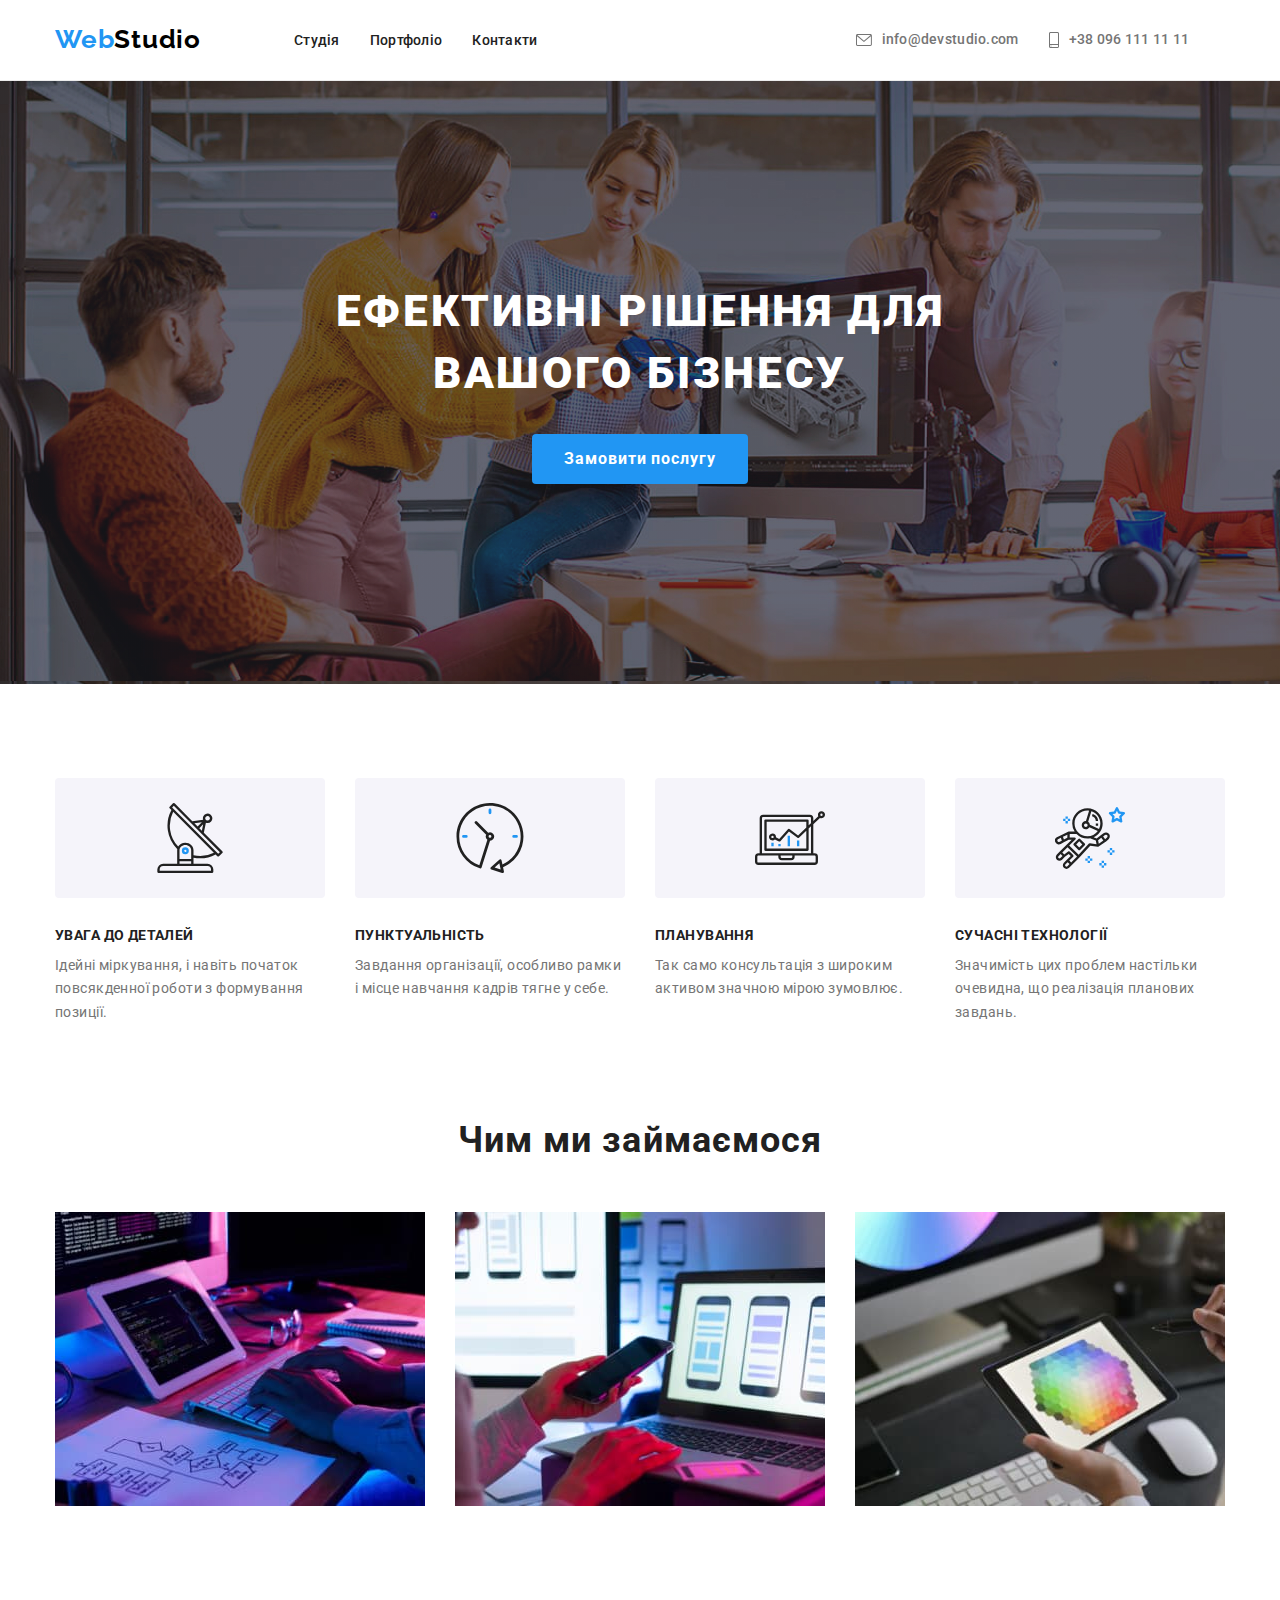
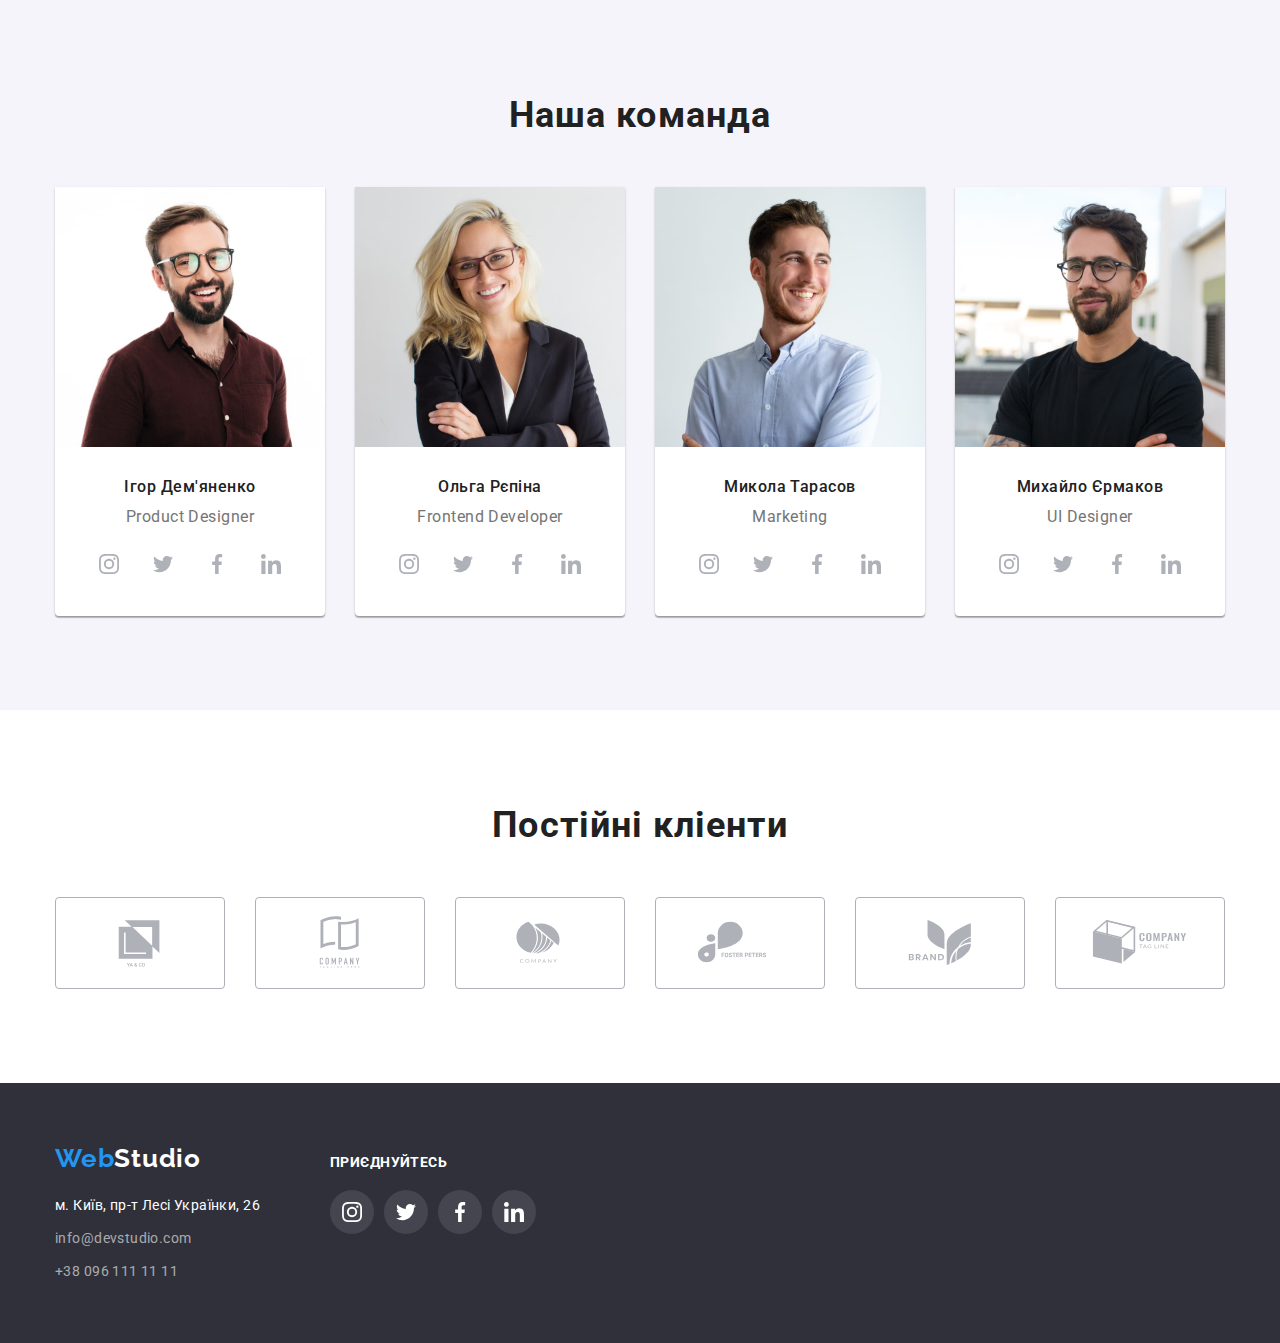
<file: index.html>
<!DOCTYPE html>
<html lang="uk">
  <head>
    <meta charset="UTF-8" />
    <meta http-equiv="X-UA-Compatible" content="IE=edge" />
    <meta name="viewport" content="width=device-width, initial-scale=1.0" />
    <title>Студія</title>
    <link rel="preconnect" href="https://fonts.googleapis.com" />
    <link rel="preconnect" href="https://fonts.gstatic.com" crossorigin />
    <link
      href="https://fonts.googleapis.com/css2?family=Raleway:wght@700&family=Roboto:wght@400;500;700;900&display=swap"
      rel="stylesheet"
    />
    <link
      rel="stylesheet"
      href="https://cdnjs.cloudflare.com/ajax/libs/modern-normalize/1.1.0/modern-normalize.min.css"
    />
    <link rel="stylesheet" href="./css/styles.css" />
  </head>
  <body>
    <header class="header-main">
      <div class="container header-one">
        <a href="" class="logo-one">
          <span class="first-part">Web</span
          ><span class="last-part">Studio</span>
        </a>
        <nav class="header-nav">
          <ul class="nav-header">
            <li class="item-nav">
              <a
                class="nav-studio link"
                href="https://scoandrey.github.io/goit-markup-hw-04/"
                >Студія</a
              >
            </li>
            <li class="item-nav">
              <a
                class="nav-item link"
                href="https://scoandrey.github.io/goit-markup-hw-04/portfolio.html"
                >Портфоліо</a
              >
            </li>
            <li class="item-nav">
              <a class="nav-item link" href="">Контакти</a>
            </li>
          </ul>
        </nav>
        <ul class="nav-header mail-tel">
          <li class="item-nav">
            <a
              class="mail-header link mailtel"
              href="mailto:info@devstudio.com"
            >
              <svg class="header-address" width="16" height="12">
                <use href="./images/icons.svg#icon-envelope"></use>
              </svg>
              info@devstudio.com
            </a>
          </li>
          <li class="item-nav">
            <a class="tel-header link mailtel" href="tel:+380961111111"
              ><svg class="header-address" width="10" height="16">
                <use href="./images/icons.svg#icon-smartphone"></use>
              </svg>
              +38 096 111 11 11</a
            >
          </li>
        </ul>
      </div>
    </header>
    <main>
      <section class="section-main">
        <div class="container">
          <h1 class="about-name">Ефективні рішення для вашого бізнесу</h1>
          <button class="pointer btn" type="button">Замовити послугу</button>
        </div>
      </section>
      <section class="section-middle">
        <div class="container">
          <ul class="skills">
            <li class="skill-box-one">
              <div class="icons-middle">
                <svg class="icon-antenna" width="70" height="70">
                  <use href="./images/icons.svg#icon-antenna"></use>
                </svg>
              </div>
              <h3 class="skill-name">увага до деталей</h3>
              <p class="team-skills">
                Ідейні міркування, і навіть початок повсякденної роботи з
                формування позиції.
              </p>
            </li>
            <li class="skill-box-two">
              <div class="icons-middle">
                <svg class="icon-clock" width="70" height="70">
                  <use href="./images/icons.svg#icon-clock"></use>
                </svg>
              </div>
              <h3 class="skill-name">пунктуальність</h3>
              <p class="team-skills">
                Завдання організації, особливо рамки і місце навчання кадрів
                тягне у себе.
              </p>
            </li>
            <li class="skill-box-three">
              <div class="icons-middle">
                <svg class="icon-diagram" width="70" height="70">
                  <use href="./images/icons.svg#icon-diagram"></use>
                </svg>
              </div>
              <h3 class="skill-name">планування</h3>
              <p class="team-skills">
                Так само консультація з широким активом значною мірою зумовлює.
              </p>
            </li>
            <li class="skill-box-four">
              <div class="icons-middle">
                <svg class="icon-astronaut" width="70" height="70">
                  <use href="./images/icons.svg#icon-astronaut"></use>
                </svg>
              </div>
              <h3 class="skill-name">сучасні технології</h3>
              <p class="team-skills">
                Значимість цих проблем настільки очевидна, що реалізація
                планових завдань.
              </p>
            </li>
          </ul>
        </div>
      </section>
      <section class="pictures">
        <div class="container">
          <h2 class="picture-name-one">Чим ми займаємося</h2>
          <ul class="picture-name-list">
            <li class="img-device one">
              <img
                src="./images/img.jpg"
                alt="Лэптоп"
                width="370"
                height="294"
              />
            </li>
            <li class="img-device two">
              <img
                src="./images/img1.jpg"
                alt="Смартфон"
                width="370"
                height="294"
              />
            </li>
            <li class="img-device three">
              <img
                src="./images/img2.jpg"
                alt="Планшет"
                width="370"
                height="294"
              />
            </li>
          </ul>
        </div>
      </section>
      <section class="section-team">
        <div class="container">
          <h2 class="picture-name-two">Наша команда</h2>
          <ul class="team-photo">
            <li class="team-picture">
              <img
                src="./images/img3.jpg"
                alt="Ігор Дем'яненко"
                width="270"
                height="260"
              />
              <div class="name">
                <h3 class="team-name one">Ігор Дем'яненко</h3>
                <p class="prof">Product Designer</p>
              </div>
              <ul class="icons-social">
                <li class="icon-social">
                  <a
                    class="social-link"
                    href="https://instagram.com"
                    target="_blank"
                    rel="nofollow noopener noreferrer"
                    aria-label="instagram icon"
                    ><svg class="icon-instagram" width="20" height="20">
                      <use href="./images/icons.svg#icon-instagram"></use>
                    </svg>
                  </a>
                </li>
                <li class="icon-social">
                  <a
                    class="social-link"
                    href="https://instagram.com"
                    target="_blank"
                    rel="nofollow noopener noreferrer"
                    aria-label="instagram icon"
                    ><svg class="icon-twitter" width="20" height="20">
                      <use href="./images/icons.svg#icon-twitter"></use>
                    </svg>
                  </a>
                </li>
                <li class="icon-social">
                  <a
                    class="social-link"
                    href="https://instagram.com"
                    target="_blank"
                    rel="nofollow noopener noreferrer"
                    aria-label="instagram icon"
                    ><svg class="icon-facebook" width="20" height="20">
                      <use href="./images/icons.svg#icon-facebook"></use>
                    </svg>
                  </a>
                </li>
                <li class="icon-social">
                  <a
                    class="social-link"
                    href="https://instagram.com"
                    target="_blank"
                    rel="nofollow noopener noreferrer"
                    aria-label="instagram icon"
                    ><svg class="icon-linkedin" width="20" height="20">
                      <use href="./images/icons.svg#icon-linkedin"></use>
                    </svg>
                  </a>
                </li>
              </ul>
            </li>
            <li class="team-picture">
              <img
                src="./images/img4.jpg"
                alt="Ольга Рєпіна"
                width="270"
                height="260"
              />
              <div class="name">
                <h3 class="team-name two">Ольга Рєпіна</h3>
                <p class="prof">Frontend Developer</p>
              </div>
              <ul class="icons-social">
                <li class="icon-social">
                  <a
                    class="social-link"
                    href="https://instagram.com"
                    target="_blank"
                    rel="nofollow noopener noreferrer"
                    aria-label="instagram icon"
                    ><svg class="icon-instagram" width="20" height="20">
                      <use href="./images/icons.svg#icon-instagram"></use>
                    </svg>
                  </a>
                </li>
                <li class="icon-social">
                  <a
                    class="social-link"
                    href="https://instagram.com"
                    target="_blank"
                    rel="nofollow noopener noreferrer"
                    aria-label="instagram icon"
                    ><svg class="icon-twitter" width="20" height="20">
                      <use href="./images/icons.svg#icon-twitter"></use>
                    </svg>
                  </a>
                </li>
                <li class="icon-social">
                  <a
                    class="social-link"
                    href="https://instagram.com"
                    target="_blank"
                    rel="nofollow noopener noreferrer"
                    aria-label="instagram icon"
                    ><svg class="icon-facebook" width="20" height="20">
                      <use href="./images/icons.svg#icon-facebook"></use>
                    </svg>
                  </a>
                </li>
                <li class="icon-social">
                  <a
                    class="social-link"
                    href="https://instagram.com"
                    target="_blank"
                    rel="nofollow noopener noreferrer"
                    aria-label="instagram icon"
                    ><svg class="icon-linkedin" width="20" height="20">
                      <use href="./images/icons.svg#icon-linkedin"></use>
                    </svg>
                  </a>
                </li>
              </ul>
            </li>
            <li class="team-picture">
              <img
                src="./images/img5.jpg"
                alt="Микола Тарасов"
                width="270"
                height="260"
              />
              <div class="name">
                <h3 class="team-name three">Микола Тарасов</h3>
                <p class="prof">Marketing</p>
              </div>
              <ul class="icons-social">
                <li class="icon-social">
                  <a
                    class="social-link"
                    href="https://instagram.com"
                    target="_blank"
                    rel="nofollow noopener noreferrer"
                    aria-label="instagram icon"
                    ><svg class="icon-instagram" width="20" height="20">
                      <use href="./images/icons.svg#icon-instagram"></use>
                    </svg>
                  </a>
                </li>
                <li class="icon-social">
                  <a
                    class="social-link"
                    href="https://instagram.com"
                    target="_blank"
                    rel="nofollow noopener noreferrer"
                    aria-label="instagram icon"
                    ><svg class="icon-twitter" width="20" height="20">
                      <use href="./images/icons.svg#icon-twitter"></use>
                    </svg>
                  </a>
                </li>
                <li class="icon-social">
                  <a
                    class="social-link"
                    href="https://instagram.com"
                    target="_blank"
                    rel="nofollow noopener noreferrer"
                    aria-label="instagram icon"
                    ><svg class="icon-facebook" width="20" height="20">
                      <use href="./images/icons.svg#icon-facebook"></use>
                    </svg>
                  </a>
                </li>
                <li class="icon-social">
                  <a
                    class="social-link"
                    href="https://instagram.com"
                    target="_blank"
                    rel="nofollow noopener noreferrer"
                    aria-label="instagram icon"
                    ><svg class="icon-linkedin" width="20" height="20">
                      <use href="./images/icons.svg#icon-linkedin"></use>
                    </svg>
                  </a>
                </li>
              </ul>
            </li>
            <li class="team-picture">
              <img
                src="./images/img6.jpg"
                alt="Михайло Єрмаков"
                width="270"
                height="260"
              />
              <div class="name">
                <h3 class="team-name four">Михайло Єрмаков</h3>
                <p class="prof">UI Designer</p>
              </div>
              <ul class="icons-social">
                <li class="icon-social">
                  <a
                    class="social-link"
                    href="https://instagram.com"
                    target="_blank"
                    rel="nofollow noopener noreferrer"
                    aria-label="instagram icon"
                    ><svg class="icon-instagram" width="20" height="20">
                      <use href="./images/icons.svg#icon-instagram"></use>
                    </svg>
                  </a>
                </li>
                <li class="icon-social">
                  <a
                    class="social-link"
                    href="https://instagram.com"
                    target="_blank"
                    rel="nofollow noopener noreferrer"
                    aria-label="instagram icon"
                    ><svg class="icon-twitter" width="20" height="20">
                      <use href="./images/icons.svg#icon-twitter"></use>
                    </svg>
                  </a>
                </li>
                <li class="icon-social">
                  <a
                    class="social-link"
                    href="https://instagram.com"
                    target="_blank"
                    rel="nofollow noopener noreferrer"
                    aria-label="instagram icon"
                    ><svg class="icon-facebook" width="20" height="20">
                      <use href="./images/icons.svg#icon-facebook"></use>
                    </svg>
                  </a>
                </li>
                <li class="icon-social">
                  <a
                    class="social-link"
                    href="https://instagram.com"
                    target="_blank"
                    rel="nofollow noopener noreferrer"
                    aria-label="instagram icon"
                    ><svg class="icon-linkedin" width="20" height="20">
                      <use href="./images/icons.svg#icon-linkedin"></use>
                    </svg>
                  </a>
                </li>
              </ul>
            </li>
          </ul>
        </div>
      </section>
      <section class="section-constant-client">
        <div class="container">
          <h2 class="picture-name-two">Постійні кліенти</h2>
          <ul class="companys-item">
            <li class="companys">
              <a
                class="companys-link"
                href=""
                target="_blank"
                rel="nofollow noopener noreferrer"
                aria-label="company"
                ><svg class="company" width="106" height="60">
                  <use href="./images/icons.svg#icon-Logo1"></use>
                </svg>
              </a>
            </li>
            <li class="companys">
              <a
                class="companys-link"
                href=""
                target="_blank"
                rel="nofollow noopener noreferrer"
                aria-label="company"
                ><svg class="company" width="106" height="60">
                  <use href="./images/icons.svg#icon-Logo2"></use>
                </svg>
              </a>
            </li>
            <li class="companys">
              <a
                class="companys-link"
                href=""
                target="_blank"
                rel="nofollow noopener noreferrer"
                aria-label="company"
                ><svg class="company" width="106" height="60">
                  <use href="./images/icons.svg#icon-Logo3"></use>
                </svg>
              </a>
            </li>
            <li class="companys">
              <a
                class="companys-link"
                href=""
                target="_blank"
                rel="nofollow noopener noreferrer"
                aria-label="company"
                ><svg class="company" width="106" height="60">
                  <use href="./images/icons.svg#icon-Logo4"></use>
                </svg>
              </a>
            </li>
            <li class="companys">
              <a
                class="companys-link"
                href=""
                target="_blank"
                rel="nofollow noopener noreferrer"
                aria-label="company"
                ><svg class="company" width="106" height="60">
                  <use href="./images/icons.svg#icon-Logo5"></use>
                </svg>
              </a>
            </li>
            <li class="companys">
              <a
                class="companys-link"
                href=""
                target="_blank"
                rel="nofollow noopener noreferrer"
                aria-label="company"
                ><svg class="company" width="106" height="60">
                  <use href="./images/icons.svg#icon-Logo6"></use>
                </svg>
              </a>
            </li>
          </ul>
        </div>
      </section>
    </main>
    <footer class="footer">
      <div class="container footer-item">
        <div class="footer-address-link">
          <a href="" class="logo-two foot">
            <span class="first-part-footer">Web</span
            ><span class="last-part-footer">Studio</span>
          </a>
          <address>
            <ul class="address-footer">
              <li class="footer-address">
                <a
                  class="address link"
                  href="https://maps.google.com"
                  target="_blank"
                  rel="noopener noreferrer nofollow"
                  >м. Київ, пр-т Лесі Українки, 26</a
                >
              </li>
              <li class="footer-address">
                <a class="contact-footer link" href="mailto:info@devstudio.com"
                  >info@devstudio.com</a
                >
              </li>
              <li class="footer-address">
                <a class="contact-footer link" href="tel:+380961111111"
                  >+38 096 111 11 11</a
                >
              </li>
            </ul>
          </address>
        </div>
        <div class="connection">
          <p class="connect">ПРИЄДНУЙТЕСЬ</p>
          <ul class="icons-social footer-link">
            <li class="icon-social-footer">
              <a
                class="social-link-footer"
                href="https://instagram.com"
                target="_blank"
                rel="nofollow noopener noreferrer"
                aria-label="instagram icon"
                ><svg class="icon-instagram" width="20" height="20">
                  <use href="./images/icons.svg#icon-instagram"></use>
                </svg>
              </a>
            </li>
            <li class="icon-social-footer">
              <a
                class="social-link-footer"
                href="https://instagram.com"
                target="_blank"
                rel="nofollow noopener noreferrer"
                aria-label="instagram icon"
                ><svg class="icon-twitter" width="20" height="20">
                  <use href="./images/icons.svg#icon-twitter"></use>
                </svg>
              </a>
            </li>
            <li class="icon-social-footer">
              <a
                class="social-link-footer"
                href="https://instagram.com"
                target="_blank"
                rel="nofollow noopener noreferrer"
                aria-label="instagram icon"
                ><svg class="icon-facebook" width="20" height="20">
                  <use href="./images/icons.svg#icon-facebook"></use>
                </svg>
              </a>
            </li>
            <li class="icon-social-footer">
              <a
                class="social-link-footer"
                href="https://instagram.com"
                target="_blank"
                rel="nofollow noopener noreferrer"
                aria-label="instagram icon"
                ><svg class="icon-linkedin" width="20" height="20">
                  <use href="./images/icons.svg#icon-linkedin"></use>
                </svg>
              </a>
            </li>
          </ul>
        </div>
      </div>
    </footer>
  </body>
</html>
</file>
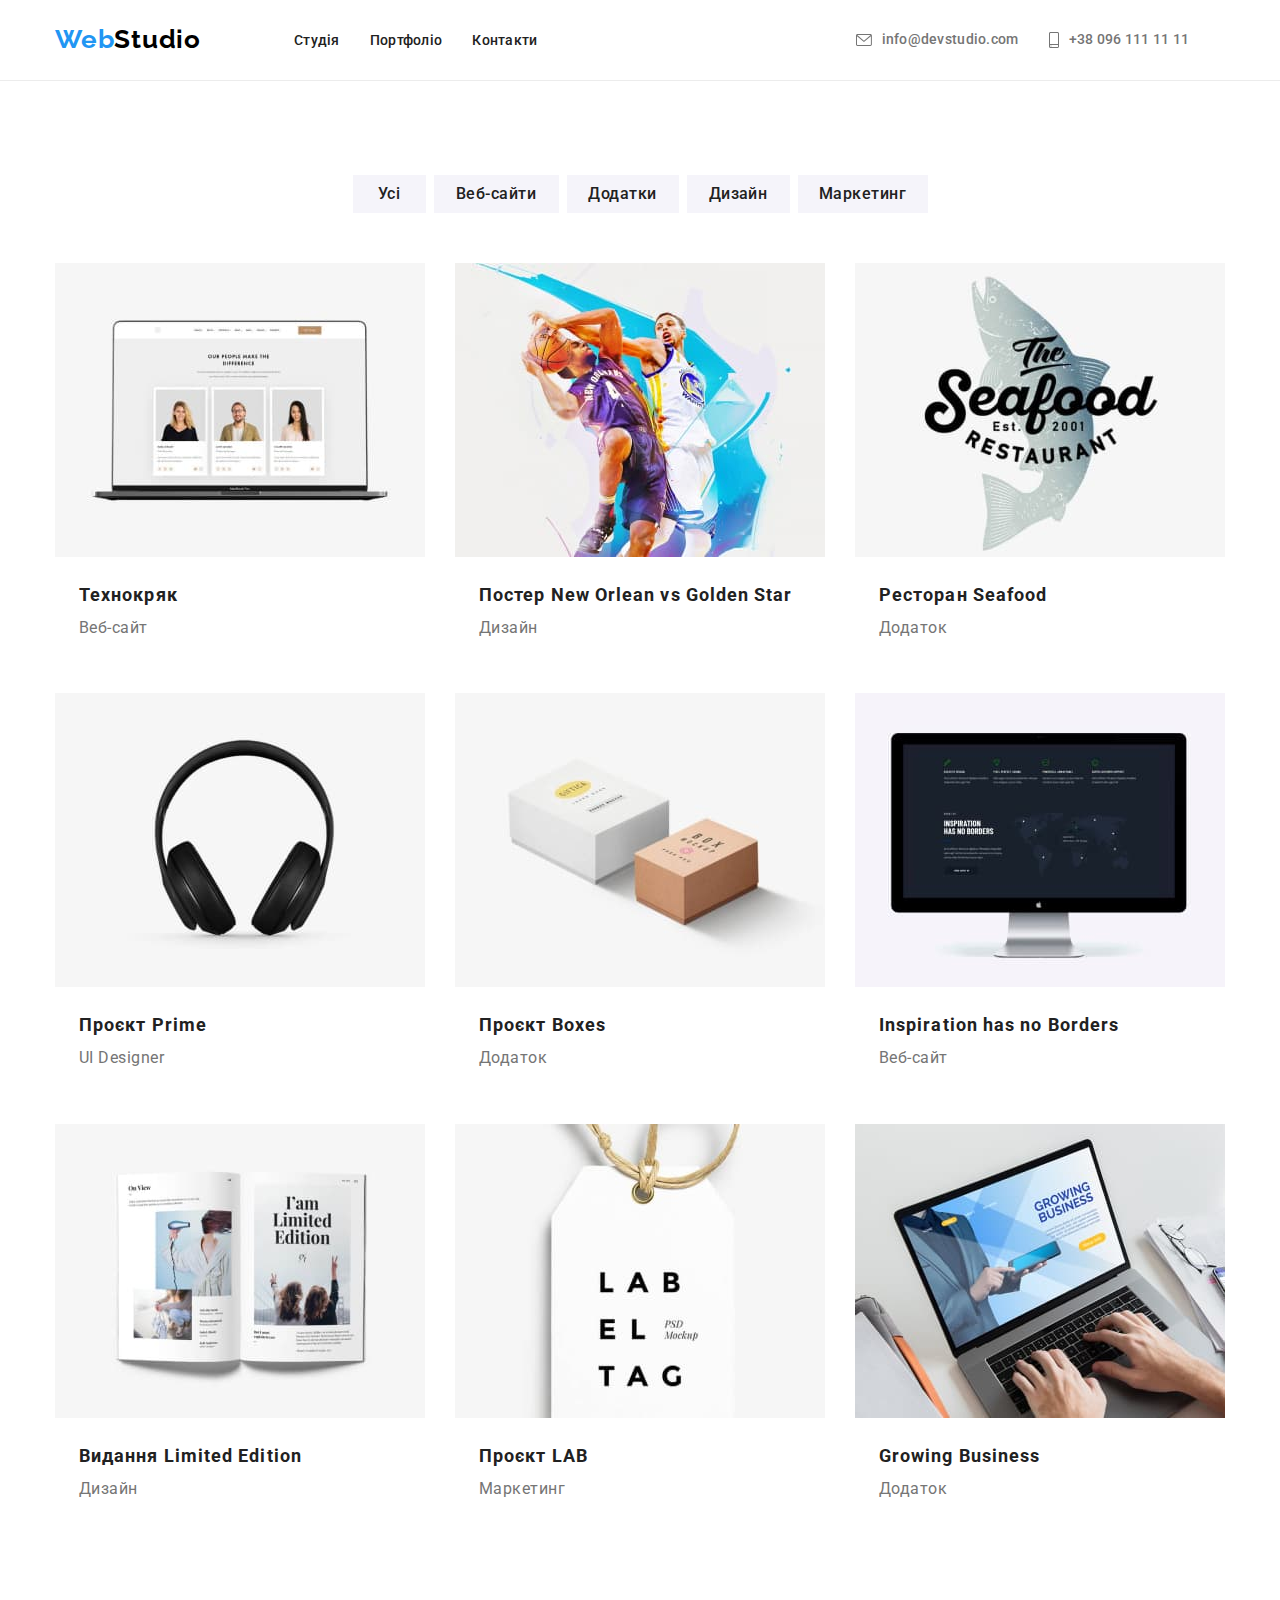
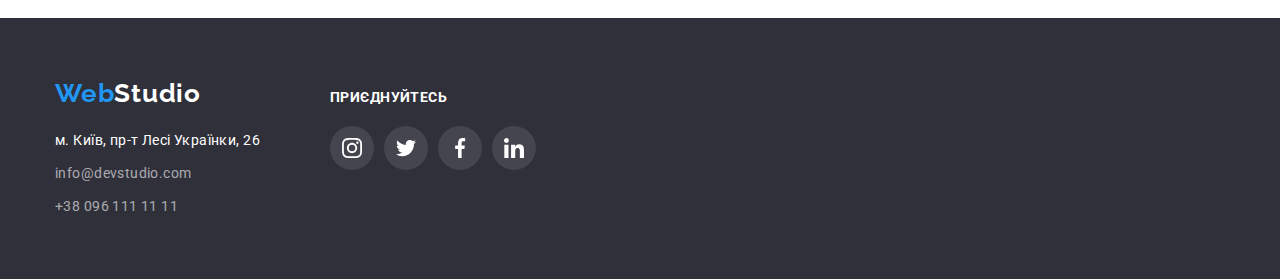
<file: portfolio.html>
<!DOCTYPE html>
<html lang="uk">
  <head>
    <meta charset="UTF-8" />
    <meta http-equiv="X-UA-Compatible" content="IE=edge" />
    <meta name="viewport" content="width=device-width, initial-scale=1.0" />
    <title>Портфоліо</title>
    <link rel="preconnect" href="https://fonts.googleapis.com" />
    <link rel="preconnect" href="https://fonts.gstatic.com" crossorigin />
    <link
      href="https://fonts.googleapis.com/css2?family=Raleway:wght@700&family=Roboto:wght@400;500;700;900&display=swap"
      rel="stylesheet"
    />
    <link
      rel="stylesheet"
      href="https://cdnjs.cloudflare.com/ajax/libs/modern-normalize/1.1.0/modern-normalize.min.css"
    />
    <link rel="stylesheet" href="./css/styles.css" />
  </head>
  <body>
    <header class="header-main">
      <div class="container header-one">
        <a href="" class="logo-one">
          <span class="first-part">Web</span
          ><span class="last-part">Studio</span>
        </a>
        <nav class="header-nav">
          <ul class="nav-header">
            <li class="item-nav">
              <a
                class="nav-studio link"
                href="https://scoandrey.github.io/goit-markup-hw-04/"
                >Студія</a
              >
            </li>
            <li class="item-nav">
              <a
                class="nav-item link"
                href="https://scoandrey.github.io/goit-markup-hw-04/portfolio.html"
                >Портфоліо</a
              >
            </li>
            <li class="item-nav">
              <a class="nav-item link" href="">Контакти</a>
            </li>
          </ul>
        </nav>
        <ul class="nav-header mail-tel">
          <li class="item-nav">
            <a
              class="mail-header link mailtel"
              href="mailto:info@devstudio.com"
            >
              <svg class="header-address" width="16" height="12">
                <use href="./images/icons.svg#icon-envelope"></use>
              </svg>
              info@devstudio.com
            </a>
          </li>
          <li class="item-nav">
            <a class="tel-header link mailtel" href="tel:+380961111111"
              ><svg class="header-address" width="10" height="16">
                <use href="./images/icons.svg#icon-smartphone"></use>
              </svg>
              +38 096 111 11 11</a
            >
          </li>
        </ul>
      </div>
    </header>
    <main class="hero">
      <section class="cap">
        <div class="container">
          <ul class="cap-btns">
            <li class="ad">
              <button class="pointer btn-portf one" type="button">Усі</button>
            </li>
            <li class="ad">
              <button class="pointer btn-portf two" type="button">
                Веб-сайти
              </button>
            </li>
            <li class="ad">
              <button class="pointer btn-portf three" type="button">
                Додатки
              </button>
            </li>
            <li class="ad four">
              <button class="pointer btn-portf four" type="button">
                Дизайн
              </button>
            </li>
            <li class="ad five">
              <button class="pointer btn-portf five" type="button">
                Маркетинг
              </button>
            </li>
          </ul>
          <ul class="services">
            <li class="content">
              <a class="portfolio-link" href="">
                <img
                  src="./images/kryak.jpg"
                  alt="Технокряк"
                  width="370"
                  height="294"
                />
                <div class="offer">
                  <h3 class="list-name">Технокряк</h3>
                  <p class="content-name">Веб-сайт</p>
                </div>
              </a>
            </li>
            <li class="content">
              <a class="portfolio-link" class="portfolio-link" href="">
                <img
                  src="./images/poster.jpg"
                  alt="Постер New Orlean vs Golden Star"
                  width="370"
                  height="294"
                />
                <div class="offer">
                  <h3 class="list-name">Постер New Orlean vs Golden Star</h3>
                  <p class="content-name">Дизайн</p>
                </div>
              </a>
            </li>
            <li class="content">
              <a class="portfolio-link" href="">
                <img
                  src="./images/seafood.jpg"
                  alt="Ресторан Seafood"
                  width="370"
                  height="294"
                />
                <div class="offer">
                  <h3 class="list-name">Ресторан Seafood</h3>
                  <p class="content-name">Додаток</p>
                </div>
              </a>
            </li>
            <li class="content">
              <a class="portfolio-link" href="">
                <img
                  src="./images/prime.jpg"
                  alt="Проєкт Prime"
                  width="370"
                  height="294"
                />
                <div class="offer">
                  <h3 class="list-name">Проєкт Prime</h3>
                  <p class="content-name">UI Designer</p>
                </div>
              </a>
            </li>
            <li class="content">
              <a class="portfolio-link" href="">
                <img
                  src="./images/boxes.jpg"
                  alt="Проєкт Boxes"
                  width="370"
                  height="294"
                />
                <div class="offer">
                  <h3 class="list-name">Проєкт Boxes</h3>
                  <p class="content-name">Додаток</p>
                </div>
              </a>
            </li>
            <li class="content">
              <a class="portfolio-link" href="">
                <img
                  src="./images/insp.jpg"
                  alt="Inspiration has no Borders"
                  width="370"
                  height="294"
                />
                <div class="offer">
                  <h3 class="list-name">Inspiration has no Borders</h3>
                  <p class="content-name">Веб-сайт</p>
                </div>
              </a>
            </li>
            <li class="content">
              <a class="portfolio-link" href="">
                <img
                  src="./images/limited.jpg"
                  alt="Видання Limited Edition"
                  width="370"
                  height="294"
                />
                <div class="offer">
                  <h3 class="list-name">Видання Limited Edition</h3>
                  <p class="content-name">Дизайн</p>
                </div>
              </a>
            </li>
            <li class="content">
              <a class="portfolio-link" href="">
                <img
                  src="./images/lab.jpg"
                  alt="Проєкт LAB"
                  width="370"
                  height="294"
                />
                <div class="offer">
                  <h3 class="list-name">Проєкт LAB</h3>
                  <p class="content-name">Маркетинг</p>
                </div>
              </a>
            </li>
            <li class="content">
              <a class="portfolio-link" href="">
                <img
                  src="./images/groving.jpg"
                  alt="Growing Business"
                  width="370"
                  height="294"
                />
                <div class="offer">
                  <h3 class="list-name">Growing Business</h3>
                  <p class="content-name">Додаток</p>
                </div>
              </a>
            </li>
          </ul>
        </div>
      </section>
    </main>
    <footer class="footer">
      <div class="container footer-item">
        <div class="footer-address-link">
          <a href="" class="logo-two foot">
            <span class="first-part-footer">Web</span
            ><span class="last-part-footer">Studio</span>
          </a>
          <address>
            <ul class="address-footer">
              <li class="footer-address">
                <a
                  class="address link"
                  href="https://maps.google.com"
                  target="_blank"
                  rel="noopener noreferrer nofollow"
                  >м. Київ, пр-т Лесі Українки, 26</a
                >
              </li>
              <li class="footer-address">
                <a class="contact-footer link" href="mailto:info@devstudio.com"
                  >info@devstudio.com</a
                >
              </li>
              <li class="footer-address">
                <a class="contact-footer link" href="tel:+380961111111"
                  >+38 096 111 11 11</a
                >
              </li>
            </ul>
          </address>
        </div>
        <div class="connection">
          <p class="connect">ПРИЄДНУЙТЕСЬ</p>
          <ul class="icons-social footer-link">
            <li class="icon-social-footer">
              <a
                class="social-link-footer"
                href="https://instagram.com"
                target="_blank"
                rel="nofollow noopener noreferrer"
                aria-label="instagram icon"
                ><svg class="icon-instagram" width="20" height="20">
                  <use href="./images/icons.svg#icon-instagram"></use>
                </svg>
              </a>
            </li>
            <li class="icon-social-footer">
              <a
                class="social-link-footer"
                href="https://instagram.com"
                target="_blank"
                rel="nofollow noopener noreferrer"
                aria-label="instagram icon"
              >
                <svg class="icon-twitter" width="20" height="20">
                  <use href="./images/icons.svg#icon-twitter"></use>
                </svg>
              </a>
            </li>
            <li class="icon-social-footer">
              <a
                class="social-link-footer"
                href="https://instagram.com"
                target="_blank"
                rel="nofollow noopener noreferrer"
                aria-label="instagram icon"
              >
                <svg class="icon-facebook" width="20" height="20">
                  <use href="./images/icons.svg#icon-facebook"></use>
                </svg>
              </a>
            </li>
            <li class="icon-social-footer">
              <a
                class="social-link-footer"
                href="https://instagram.com"
                target="_blank"
                rel="nofollow noopener noreferrer"
                aria-label="instagram icon"
              >
                <svg class="icon-linkedin" width="20" height="20">
                  <use href="./images/icons.svg#icon-linkedin"></use>
                </svg>
              </a>
            </li>
          </ul>
        </div>
      </div>
    </footer>
  </body>
</html>
</file>
<file: css/styles.css>
:root {
  --primari-text-color: #212121;
  --secondary-text-color: #757575;
  --background-color: #ffffff;
}
h1,
h2,
h3,
h4,
h4,
h5,
p,
ul {
  margin: 0;
}
body {
  font-family: "Roboto", sans-serif;
  color: var(--primari-text-color);
  background-color: var(--background-color);
}
li {
  list-style-type: none;
}
a {
  text-decoration: none;
}
img {
  display: block;
}

/*header*/

.container {
  width: 1200px;
  margin-left: auto;
  margin-right: auto;
  padding-left: 15px;
  padding-right: 15px;
}
.header-main {
  max-width: 1600px;
  margin-left: auto;
  margin-right: auto;
  border-bottom: 1px solid #ececec;
}
.header-one {
  display: flex;
  align-items: center;
}
.logo-one {
  font-family: "Raleway";
  font-weight: 700;
  font-size: 26px;
  line-height: 1.2;
  letter-spacing: 0.03em;
  margin-right: 93px;
  color: #2196f3;
}
.nav-item {
  font-weight: 500;
  font-size: 14px;
  line-height: 1.1;
  letter-spacing: 0.02em;
  color: var(--primari-text-color);
}
.last-part {
  color: #000000;
}
.last-part-footer {
  color: #ffffff;
}
.nav-header {
  display: flex;
  padding: 0;
}
.mail-tel {
  margin-left: 318px;
}
.nav-header .mail {
  margin-left: 344px;
}
.nav-header .item-nav:not(:last-child) {
  margin-right: 30px;
}
.nav-header .link {
}
.nav-studio {
  font-weight: 500;
  font-size: 14px;
  line-height: 1.1;
  letter-spacing: 0.02em;
  color: var(--primari-text-color);
}
.nav-item {
  font-weight: 500;
  font-size: 14px;
  line-height: 1.1;
  letter-spacing: 0.02em;
}
.mail-header {
  font-weight: 500;
  font-size: 14px;
  line-height: 1.1;
  letter-spacing: 0.02em;
  color: var(--secondary-text-color);
}
.mailtel {
  display: flex;
  align-items: center;
  padding-bottom: 32px;
  padding-top: 32px;
}
.tel-header {
  font-weight: 500;
  font-size: 14px;
  line-height: 1.1;
  letter-spacing: 0.02em;
  color: var(--secondary-text-color);
}
.link:hover,
.link:focus {
  --accent: #2196f3;
  color: var(--accent);
}
.header-address {
  margin-right: 10px;
  fill: currentColor;
}
/*section-main*/

.section-main {
  max-width: 1600px;
  margin-left: auto;
  margin-right: auto;
  padding-top: 200px;
  padding-bottom: 200px;
  background-color: #c4c4c4;
  background-image: linear-gradient(
      rgba(47, 48, 58, 0.4),
      rgba(47, 48, 58, 0.4)
    ),
    url(../images/bgmain.jpg);
}
.section-main .about-name {
  width: 696px;
  margin-left: auto;
  margin-right: auto;
  margin-bottom: 30px;
  font-weight: 900;
  font-size: 44px;
  line-height: 1.4;
  letter-spacing: 0.06em;
  text-transform: uppercase;
  text-align: center;
  color: #ffffff;
}
.section-main .pointer {
  display: block;
  margin-left: auto;
  margin-right: auto;
  padding: 0;
  border: 0;
  width: 216px;
  height: 50px;
  border-radius: 4px;
}
.btn {
  font-family: "Roboto", sans-serif;
  cursor: pointer;
  font-weight: 700;
  font-size: 16px;
  line-height: 1.9;
  letter-spacing: 0.06em;
  color: #ffffff;
  background: #2196f3;
}
.btn:hover,
.btn:focus {
  --background-color-btn: #188ce8;
  background-color: var(--background-color-btn);
  color: #ffffff;
}

/*section-middle*/

.img {
  display: block;
}
.section-middle {
  padding-top: 94px;
  padding-bottom: 94px;
}
.skills {
  display: flex;
  padding: 0;
}
.skill-box-one,
.skill-box-four {
  display: flex;
  flex-direction: column;
}
.skill-box-two,
.skill-box-three {
  display: flex;
  flex-direction: column;
  width: 270px;
  height: 74px;
}
.skill-box-one,
.skill-box-two,
.skill-box-three {
  margin-right: 30px;
}
.skill-box-four {
  padding: 0;
}
.skill-name {
  display: block;
  width: 270px;
  margin-bottom: 10px;
  font-weight: 700;
  font-size: 14px;
  line-height: 1.1;
  letter-spacing: 0.03em;
  text-transform: uppercase;
}
.team-skills {
  display: block;
  width: 270px;
  font-weight: 400;
  font-size: 14px;
  line-height: 1.7;
  letter-spacing: 0.03em;
  color: var(--secondary-text-color);
}
.maiddle-icons-ul {
  display: flex;
  padding: 0;
}
.maiddle-icons-li {
  justify-content: center;
  width: 270px;
  height: 120px;
}
.maiddle-icons-li:not(:last-child) {
  margin-right: 30px;
}
.icons-middle {
  display: flex;
  justify-content: center;
  align-items: center;
  width: 270px;
  min-height: 120px;
  background: #f5f4fa;
  border-radius: 4px;
  margin-bottom: 30px;
}

/* section pictures */

.pictures {
  padding-bottom: 94px;
}
.picture-name-one {
  font-weight: 700;
  font-size: 36px;
  line-height: 1.2;
  letter-spacing: 0.03em;
  margin-bottom: 50px;
  margin-left: auto;
  margin-right: auto;
  text-align: center;
}
.picture-name-list {
  display: flex;
  justify-content: center;
  padding: 0;
}
.picture-name-list .img-device:not(:last-child) {
  padding-right: 30px;
}

/*section-team*/

.section-team {
  max-width: 1600px;
  margin-left: auto;
  margin-right: auto;
  padding-top: 94px;
  padding-bottom: 94px;
  background: #f5f4fa;
}
.picture-name-two {
  font-weight: 700;
  font-size: 36px;
  line-height: 1.2;
  letter-spacing: 0.03em;
  margin-bottom: 50px;
  margin-left: auto;
  margin-right: auto;
  text-align: center;
}
.team-name {
  margin-bottom: 10px;
  font-weight: 500;
  font-size: 16px;
  line-height: 1.2;
  letter-spacing: 0.03em;
  color: var(--primari-text-color);
}
.prof {
  font-weight: 400;
  font-size: 16px;
  line-height: 1.2;
  letter-spacing: 0.03em;
  color: var(--secondary-text-color);
}
.team-photo {
  display: flex;
  padding-left: 0;
}
.team-picture {
  background: #ffffff;
  box-shadow: 0px 1px 3px rgba(0, 0, 0, 0.12), 0px 1px 1px rgba(0, 0, 0, 0.14),
    0px 2px 1px rgba(0, 0, 0, 0.2);
  border-radius: 0px 0px 4px 4px;
}
.team-picture:not(:last-child) {
  margin-right: 30px;
}
.name {
  text-align: center;
  padding-top: 30px;
}
.name-prof {
  text-align: center;
  margin-bottom: 30px;
}
.team {
  background: #ffffff;
}
.icons-social {
  display: flex;
  justify-content: center;
  padding: 0;
  margin-top: 16px;
  margin-bottom: 30px;
}
.social-link {
  display: flex;
  justify-content: center;
  align-items: center;
  width: 44px;
  height: 44px;
  border-radius: 50%;
  background: #ffffff;
  fill: #afb1b8;
}
.icon-social:not(:last-child) {
  margin-right: 10px;
}
.social-link:hover,
.social-link:focus {
  background-color: #2196f3;
  fill: #ffffff;
}
.social-link:hover .social-icon,
.social-link:focus .social-icon {
  fill: #ffffff;
}

/* constant-client */

.section-constant-client {
  padding-top: 94px;
  padding-bottom: 94px;
}
.companys-item {
  display: flex;
  padding: 0;
}
.companys {
}
.companys-link {
  display: flex;
  justify-content: center;
  align-items: center;
  width: 170px;
  height: 92px;
  background: #ffffff;
  fill: #afb1b8;
  border: 1px solid #afb1b8;
  border-radius: 4px;
}
.companys:not(:last-child) {
  margin-right: 30px;
}
.companys-link:hover,
.companys-link:focus {
  fill: #2196f3;
  border: 1px solid #2196f3;
}

/*footer*/

.footer {
  max-width: 1600px;
  margin-left: auto;
  margin-right: auto;
  padding-top: 60px;
  padding-bottom: 60px;
  background-color: #2f303a;
}
.footer-item {
  display: flex;
  align-items: baseline;
}
.logo-two {
  display: block;
  margin-bottom: 20px;
  font-family: "Raleway";
  font-weight: 700;
  font-size: 26px;
  line-height: 1.2;
  letter-spacing: 0.03em;
  color: #2196f3;
}
.address-footer {
  padding: 0;
}
.footer-address:not(:last-child) {
  margin-bottom: 9px;
}
.address {
  font-weight: 400;
  font-size: 14px;
  font-style: normal;
  line-height: 1.7;
  letter-spacing: 0.03em;
  color: #ffffff;
}
.contact-footer {
  font-weight: 400;
  font-size: 14px;
  font-style: normal;
  line-height: 1.7;
  letter-spacing: 0.03em;
  color: rgba(255, 255, 255, 0.6);
}
.connection {
  margin-left: 70px;
}
.connect {
  margin-bottom: 20px;
  font-weight: 700;
  font-size: 14px;
  line-height: 1.1;
  letter-spacing: 0.03em;
  color: #ffffff;
}
.footer-link {
  padding: 0;
}
.social-link-footer {
  display: flex;
  justify-content: center;
  align-items: center;
  width: 44px;
  height: 44px;
  border-radius: 50%;
  background: rgba(255, 255, 255, 0.1);
  fill: #ffffff;
}
.icon-social-footer:not(:last-child) {
  margin-right: 10px;
}
.social-link-footer:hover,
.social-link-footer:focus {
  background-color: #2196f3;
  fill: #ffffff;
}
.social-link-footer:hover .social-icon,
.social-link-footer:focus .social-icon {
  fill: #ffffff;
}
/*hero*/

.cap {
  padding-top: 94px;
  padding-bottom: 94px;
}
.cap-btns {
  display: flex;
  justify-content: center;
  padding: 0;
  margin-bottom: 50px;
}

.cap .cap-btns .ad:not(:last-child) {
  margin-right: 8px;
}
.cap .cap-btns .ad .one {
  width: 73px;
  height: 38px;
}
.cap .cap-btns .ad .two {
  width: 125px;
  height: 38px;
}
.cap .cap-btns .ad .three {
  width: 112px;
  height: 38px;
}
.cap .cap-btns .ad .four {
  width: 103px;
  height: 38px;
}
.cap .cap-btns .ad .five {
  width: 130px;
  height: 38px;
}
.btn-portf {
  font-family: "Roboto", sans-serif;
  cursor: pointer;
  font-weight: 500;
  font-size: 16px;
  line-height: 1.6;
  letter-spacing: 0.03em;
  color: #212121;
  background: #f5f4fa;
  border: 0;
  padding: 0;
}
.btn-portf:hover,
.btn-portf:focus {
  --background-color-btn: #188ce8;
  background-color: var(--background-color-btn);
  color: #ffffff;
}

/*services*/

.services {
  display: flex;
  flex-wrap: wrap;
  padding: 0;
}
.services .content {
  margin-right: 30px;
}
.services .content:nth-child(3n) {
  margin-right: 0;
}
.services .content:nth-child(3n + 1) {
  margin-left: 0;
}

.services .content:nth-last-child(-n + 6) {
  margin-top: 30px;
}
.content {
  width: 370px;
  font-weight: 700;
  font-size: 18px;
  line-height: 2;
  letter-spacing: 0.06em;
}
.portfolio-link {
  display: block;
  background: #ffffff;
}
.portfolio-link:hover,
.portfolio-link:focus {
  fill: currentColor;
  box-shadow: 0px 1px 1px rgba(0, 0, 0, 0.12), 0px 4px 4px rgba(0, 0, 0, 0.06),
    1px 4px 6px rgba(0, 0, 0, 0.16);
}
.offer {
  padding: 20px 24px 20px 24px;
  font-weight: 700;
  font-size: 18px;
  line-height: 2;
  letter-spacing: 0.06em;
  color: #212121;
}
.offer-name {
  display: block;
  width: 322px;
  padding: 0 24px 20px 24px;
}
.list-name {
  width: 322px;
  font-weight: 700;
  font-size: 18px;
  line-height: 2;
  letter-spacing: 0.06em;
  color: var(--primari-text-color);
}
.content-name {
  width: 322px;
  font-weight: 400;
  font-size: 16px;
  line-height: 1.9;
  letter-spacing: 0.03em;
  color: var(--secondary-text-color);
}
</file>
